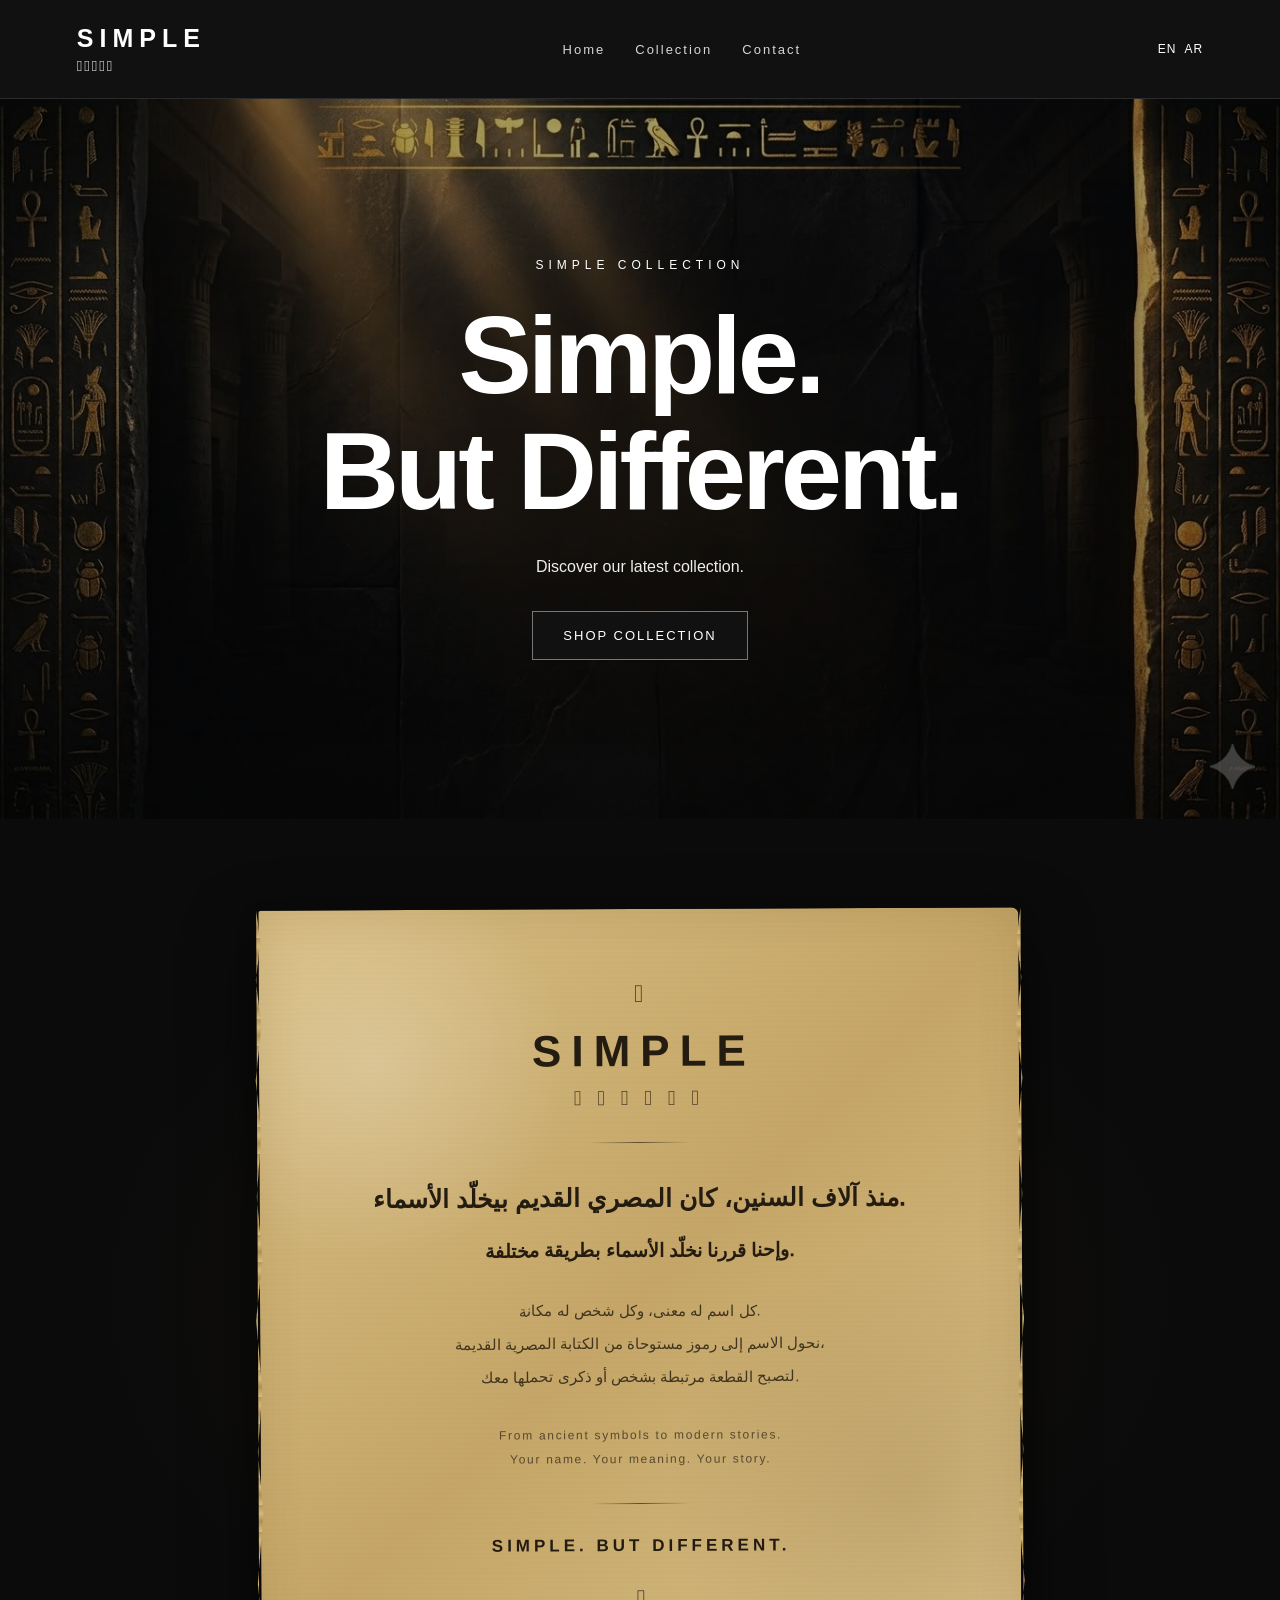
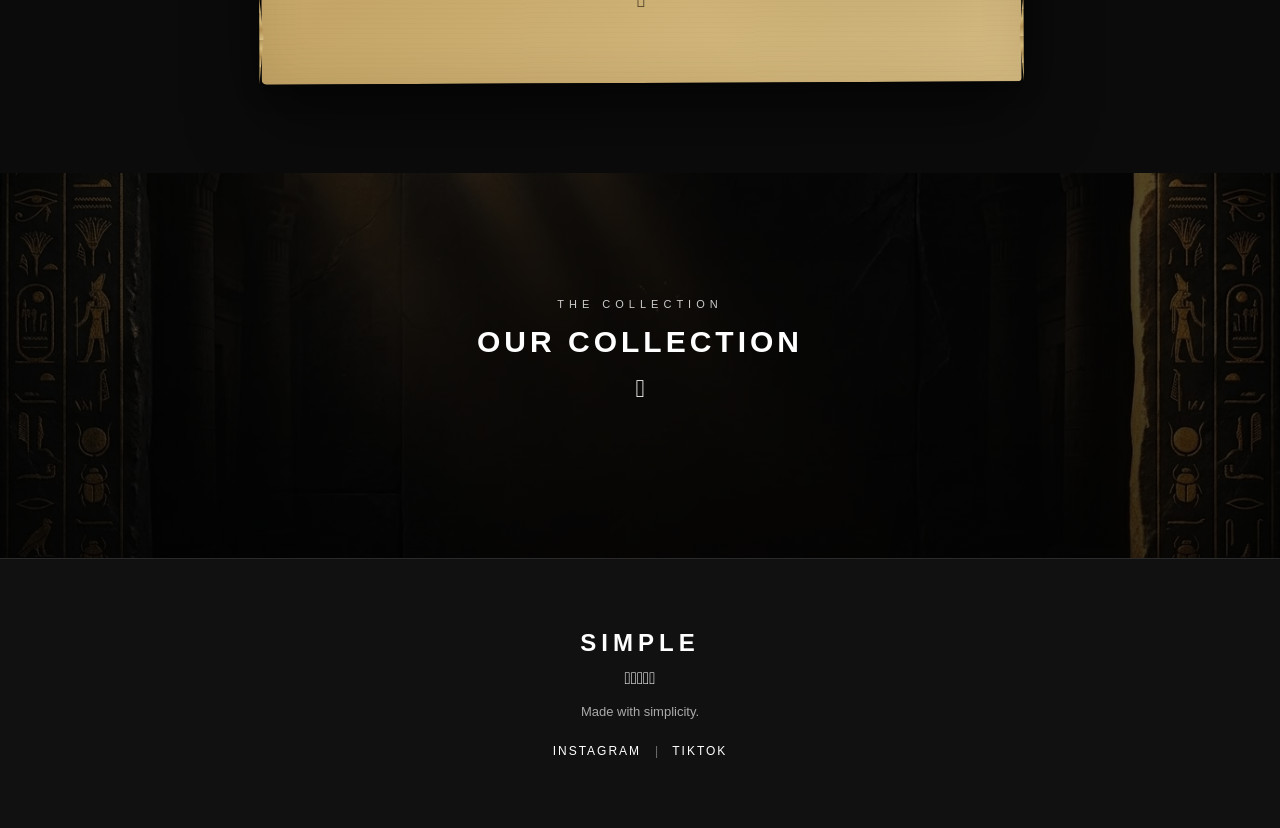
<file: index.html>
<!DOCTYPE html>
<html lang="en">
<head>
    <meta charset="UTF-8">
    <meta
        name="viewport"
        content="width=device-width, initial-scale=1.0"
    >
    <title>SIMPLE</title>
    <link
        rel="stylesheet"
        href="style.css"
    >
</head>
<body>
    <!-- =========================
         HEADER
         ========================= -->
    <header>
        <a href="index.html" class="logo">
            <div class="logo-main">
                SIMPLE
            </div>
            <div class="logo-hieroglyph">
                𓋹𓅓𓊃𓏏𓃭
            </div>
        </a>
        <nav>
            <a href="#home">
                Home
            </a>
            <a href="#collection">
                Collection
            </a>
            <a href="#contact">
                Contact
            </a>
        </nav>
        <div class="language">
            <button type="button">
                EN
            </button>
            <button type="button">
                AR
            </button>
        </div>
    </header>
    <main>
        <!-- =========================
             HERO
             ========================= -->
        <section
            id="home"
            class="hero"
        >
            <div class="hero-content">
                <p class="small-title">
                    SIMPLE COLLECTION
                </p>
                <h1>
                    Simple.<br>
                    But Different.
                </h1>
                <p class="hero-description">
                    Discover our latest collection.
                </p>
                <a
                    href="#collection"
                    class="shop-button"
                >
                    SHOP COLLECTION
                </a>
            </div>
        </section>
        <!-- =========================
             SIMPLE BRAND STORY
             ========================= -->
        <section class="brand-story">
            <div class="papyrus">
                <div class="papyrus-decoration top">
                    𓂀
                </div>
                <div class="papyrus-title">
                    SIMPLE
                </div>
                <div class="papyrus-subtitle">
                    𓋹 𓏏 𓊃 𓅓 𓊪 𓃭
                </div>
                <div class="papyrus-divider"></div>
                <h2>
                    منذ آلاف السنين، كان المصري القديم بيخلّد الأسماء.
                </h2>
                <p class="story-highlight">
                    وإحنا قررنا نخلّد الأسماء بطريقة مختلفة.
                </p>
                <p class="story-text">
                    كل اسم له معنى، وكل شخص له مكانة.
                    <br>
                    نحول الاسم إلى رموز مستوحاة من الكتابة المصرية القديمة،
                    <br>
                    لتصبح القطعة مرتبطة بشخص أو ذكرى تحملها معك.
                </p>
                <p class="story-english">
                    From ancient symbols to modern stories.
                    <br>
                    Your name. Your meaning. Your story.
                </p>
                <div class="papyrus-divider"></div>
                <div class="story-ending">
                    SIMPLE. BUT DIFFERENT.
                </div>
                <div class="papyrus-decoration bottom">
                    𓂀
                </div>
            </div>
        </section>
        <!-- =========================
             COLLECTION
             ========================= -->
        <section
            id="collection"
            class="collection"
        >
            <div class="collection-heading">
                <p class="collection-small-title">
                    THE COLLECTION
                </p>
                <h2>
                    OUR COLLECTION
                </h2>
                <span class="collection-symbol">
                    𓂀
                </span>
            </div>
            <div id="products-container"></div>
        </section>
    </main>
    <!-- =========================
         FOOTER
         ========================= -->
    <footer id="contact">
        <h2>
            SIMPLE
        </h2>
        <div class="footer-hieroglyph">
            𓋹𓅓𓊃𓏏𓃭
        </div>
        <p>
            Made with simplicity.
        </p>
        <div class="social-links">
            <a
                href="https://www.instagram.com/simple.womenwear?stkn=MXhxdjJkZm5qb3VheQ=="
                target="_blank"
                rel="noopener noreferrer"
            >
                INSTAGRAM
            </a>
            <span>
                |
            </span>
            <a
                href="https://www.tiktok.com/@simplznvyn4?_r=1&_t=ZS-99eRxEIGQVB"
                target="_blank"
                rel="noopener noreferrer"
            >
                TIKTOK
            </a>
        </div>
    </footer>
    <!-- =========================
         PRODUCTS JS
         ========================= -->
    <script src="products.js"></script>
    <script>
        async function displayProducts() {
            const container =
                document.getElementById(
                    "products-container"
                );
            const loadedProducts =
                await loadProducts();
            container.innerHTML = "";
            loadedProducts.forEach(
                product => {
                    const card =
                        document.createElement(
                            "div"
                        );
                    card.className =
                        "product-card";
                    const productImage =
                        product.image ||
                        (
                            Array.isArray(
                                product.images
                            )
                                ? product.images[0]
                                : ""
                        );
                    const status =
                        String(
                            product.status ||
                            "Available"
                        )
                        .trim()
                        .toUpperCase();
                    let statusBadge = "";
                    if (
                        status === "NEW"
                    ) {
                        statusBadge = `
                            <div
                                class="product-status-badge new-badge"
                            >
                                NEW
                            </div>
                        `;
                    }
                    else if (
                        status === "SOLD OUT"
                    ) {
                        statusBadge = `
                            <div
                                class="product-status-badge soldout-badge"
                            >
                                SOLD OUT
                            </div>
                        `;
                    }
                    let orderButton = "";
                    if (
                        status === "SOLD OUT"
                    ) {
                        orderButton = `
                            <span
                                class="product-order-button sold-out-button"
                            >
                                SOLD OUT
                            </span>
                        `;
                    }
                    else {
                        orderButton = `
                            <a
                                href="product.html?id=${product.id}"
                                class="product-order-button"
                            >
                                ORDER NOW
                            </a>
                        `;
                    }
                    card.innerHTML = `
                        <div
                            class="product-image-wrapper"
                        >
                            <img
                                src="${productImage}"
                                alt="${product.name}"
                                class="product-image"
                            >
                            ${statusBadge}
                        </div>
                        <div
                            class="product-card-content"
                        >
                            <div
                                class="product-symbol"
                            >
                                𓂀
                            </div>
                            <h3>
                                ${product.name}
                            </h3>
                            <p
                                class="product-price"
                            >
                                ${product.price} EGP
                            </p>
                            ${orderButton}
                        </div>
                    `;
                    container.appendChild(
                        card
                    );
                }
            );
        }
        displayProducts();
    </script>
</body>
</html>
</file>
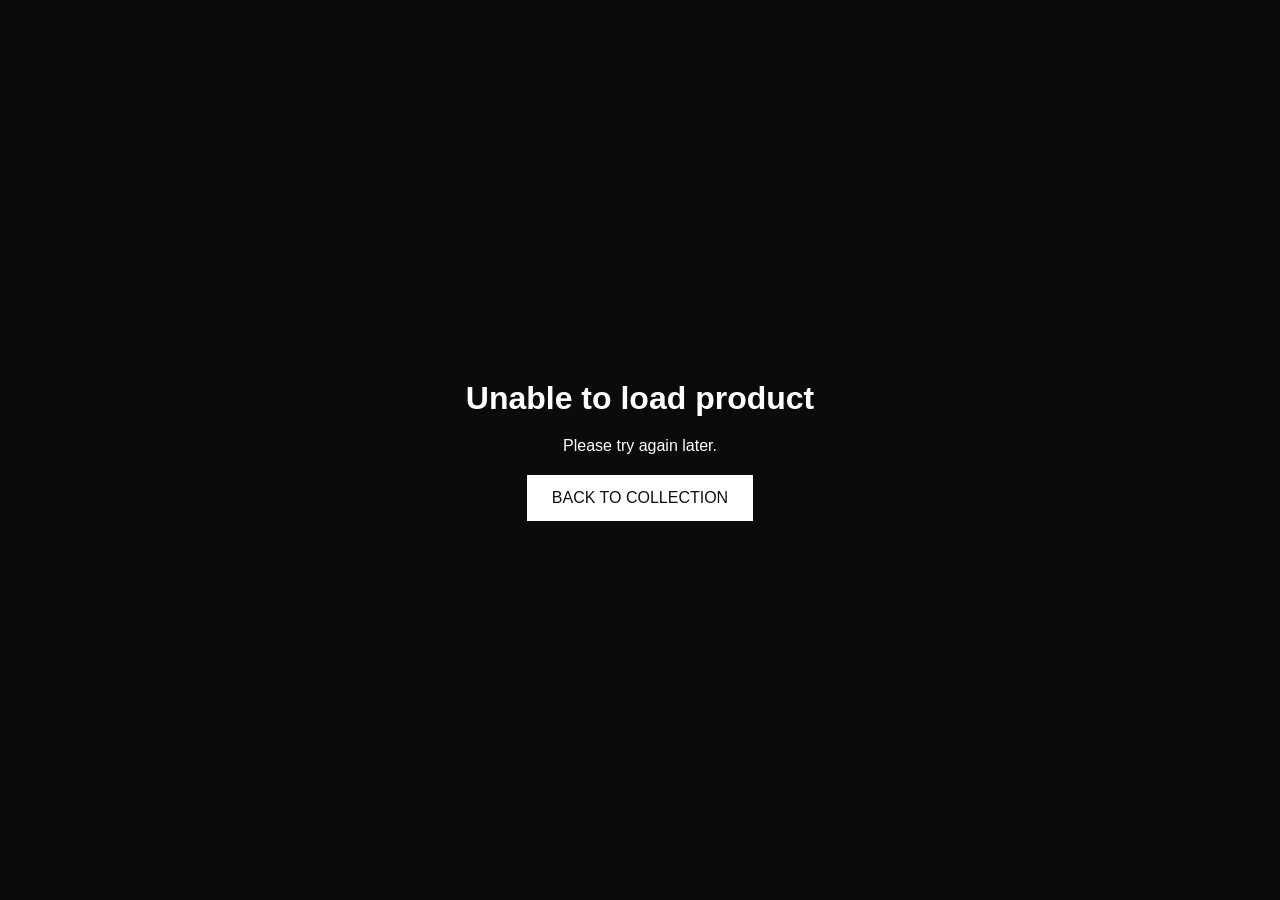
<file: product.html>
<!DOCTYPE html>
<html lang="en">

<head>

    <meta charset="UTF-8">

    <meta
        name="viewport"
        content="width=device-width, initial-scale=1.0"
    >

    <title>SIMPLE - Product</title>

    <link
        rel="stylesheet"
        href="style.css"
    >

    <style>

        /* ==================================================
           PRODUCT GALLERY
           ================================================== */

        .product-page .product-images {
            width: 360px !important;
            max-width: 360px !important;
            height: auto !important;
            margin: 0 auto !important;
            padding: 0 !important;
            background: transparent !important;

            display: flex !important;
            flex-direction: column !important;
            align-items: center !important;
        }


        /* MAIN IMAGE BOX */

        .product-page .main-image-wrapper {
            position: relative !important;

            width: 360px !important;
            max-width: 360px !important;

            height: 400px !important;
            min-height: 400px !important;

            padding: 20px 45px !important;
            margin: 0 !important;

            display: flex !important;
            align-items: center !important;
            justify-content: center !important;

            overflow: hidden !important;

            background: transparent !important;
        }


        /* MAIN PRODUCT IMAGE */

        .product-page #main-product-image {
            display: block !important;

            width: auto !important;
            height: auto !important;

            max-width: 280px !important;
            max-height: 350px !important;

            min-width: 0 !important;
            min-height: 0 !important;

            object-fit: contain !important;

            margin: 0 auto !important;

            background: transparent !important;
        }


        /* ==================================================
           ARROWS
           ================================================== */

        .product-page .gallery-arrow {

            position: absolute !important;

            top: 50% !important;

            transform: translateY(-50%) !important;

            z-index: 20 !important;

            width: 38px !important;
            height: 38px !important;

            min-width: 38px !important;

            padding: 0 !important;
            margin: 0 !important;

            border: 1px solid rgba(
                255,
                255,
                255,
                0.35
            ) !important;

            background: rgba(
                0,
                0,
                0,
                0.75
            ) !important;

            color: white !important;

            font-size: 26px !important;

            line-height: 34px !important;

            cursor: pointer !important;
        }


        .product-page .gallery-prev {
            left: 5px !important;
        }


        .product-page .gallery-next {
            right: 5px !important;
        }


        /* ==================================================
           THUMBNAILS
           ================================================== */

        .product-page .product-thumbnails {

            width: 100% !important;

            height: auto !important;

            min-height: 75px !important;

            margin: 5px 0 20px 0 !important;

            padding: 5px 0 !important;

            display: flex !important;

            flex-direction: row !important;

            flex-wrap: nowrap !important;

            align-items: center !important;

            justify-content: center !important;

            gap: 10px !important;

            overflow-x: auto !important;

            background: transparent !important;
        }


        .product-page .product-thumbnail {

            width: 65px !important;
            height: 65px !important;

            min-width: 65px !important;
            min-height: 65px !important;

            max-width: 65px !important;
            max-height: 65px !important;

            flex: 0 0 65px !important;

            object-fit: cover !important;

            border: 1px solid #444 !important;

            opacity: 0.5 !important;

            cursor: pointer !important;
        }


        .product-page .product-thumbnail.active {

            opacity: 1 !important;

            border: 1px solid white !important;
        }


        /* ==================================================
           COLOR & SIZE
           ================================================== */

        .product-page #colors,
        .product-page #sizes {

            display: flex !important;

            flex-direction: row !important;

            flex-wrap: wrap !important;

            align-items: center !important;

            gap: 8px !important;

            margin-top: 10px !important;
        }


        .product-page .option-button {

            width: auto !important;

            min-width: 55px !important;

            height: auto !important;

            padding: 9px 15px !important;

            margin: 0 !important;

            background: transparent !important;

            color: white !important;

            border: 1px solid #555 !important;

            cursor: pointer !important;
        }


        .product-page .option-button.active {

            background: white !important;

            color: #111 !important;

            border-color: white !important;
        }


        /* ==================================================
           MOBILE
           ================================================== */

        @media (max-width: 768px) {


            .product-page .product-images {

                width: 100% !important;

                max-width: 360px !important;

                margin: 0 auto !important;
            }


            .product-page .main-image-wrapper {

                width: 360px !important;

                max-width: 100% !important;

                height: 390px !important;

                min-height: 390px !important;

                padding: 15px 40px !important;
            }


            .product-page #main-product-image {

                max-width: 270px !important;

                max-height: 340px !important;
            }


            .product-page .gallery-arrow {

                width: 35px !important;

                height: 35px !important;

                min-width: 35px !important;

                font-size: 24px !important;

                line-height: 30px !important;
            }


            .product-page .gallery-prev {

                left: 3px !important;
            }


            .product-page .gallery-next {

                right: 3px !important;
            }


            .product-page .product-thumbnails {

                justify-content: flex-start !important;

                padding-left: 10px !important;

                padding-right: 10px !important;

                margin-top: 5px !important;
            }


            .product-page .product-thumbnail {

                width: 60px !important;

                height: 60px !important;

                min-width: 60px !important;

                min-height: 60px !important;

                max-width: 60px !important;

                max-height: 60px !important;

                flex-basis: 60px !important;
            }

        }

    </style>

</head>


<body>


    <!-- ==================================================
         HEADER
         ================================================== -->

    <header>

        <a
            href="index.html"
            class="logo"
        >

            <div class="logo-main">
                SIMPLE
            </div>

            <div class="logo-hieroglyph">
                𓋹𓅓𓊃𓏏𓃭
            </div>

        </a>


        <nav>

            <a href="index.html">
                Home
            </a>

            <a href="index.html#collection">
                Collection
            </a>

            <a href="index.html#contact">
                Contact
            </a>

        </nav>


        <div class="language">

            <button type="button">
                EN
            </button>

            <button type="button">
                AR
            </button>

        </div>

    </header>



    <!-- ==================================================
         PRODUCT
         ================================================== -->

    <main>

        <section class="product-page">


            <!-- ==================================================
                 GALLERY
                 ================================================== -->

            <div class="product-images">


                <!-- MAIN IMAGE -->

                <div class="main-image-wrapper">


                    <button
                        type="button"
                        class="gallery-arrow gallery-prev"
                        id="gallery-prev"
                    >
                        ‹
                    </button>


                    <img
                        id="main-product-image"
                        src=""
                        alt="Product"
                    >


                    <button
                        type="button"
                        class="gallery-arrow gallery-next"
                        id="gallery-next"
                    >
                        ›
                    </button>


                </div>


                <!-- THUMBNAILS -->

                <div
                    id="product-thumbnails"
                    class="product-thumbnails"
                ></div>


            </div>



            <!-- ==================================================
                 PRODUCT INFORMATION
                 ================================================== -->

            <div class="product-info">


                <h1 id="product-name"></h1>


                <p id="product-price"></p>



                <!-- COLOR -->

                <div class="product-option">

                    <h3>
                        COLOR
                    </h3>

                    <div id="colors"></div>

                </div>



                <!-- SIZE -->

                <div class="product-option">

                    <h3>
                        SIZE
                    </h3>

                    <div id="sizes"></div>

                </div>



                <!-- QUANTITY -->

                <div class="product-option">

                    <h3>
                        QUANTITY
                    </h3>

                    <input
                        type="number"
                        id="quantity"
                        min="1"
                        value="1"
                    >

                </div>



                <!-- ==================================================
                     CUSTOMER DETAILS
                     ================================================== -->

                <div class="order-details">

                    <h2>
                        YOUR DETAILS
                    </h2>


                    <form
                        id="productOrderForm"
                    >


                        <input
                            type="text"
                            id="name"
                            placeholder="Full Name"
                            required
                        >


                        <input
                            type="tel"
                            id="phone"
                            placeholder="Phone Number"
                            required
                        >


                        <input
                            type="text"
                            id="governorate"
                            placeholder="Governorate"
                            required
                        >


                        <textarea
                            id="address"
                            placeholder="Full Address"
                            required
                        ></textarea>


                        <button
                            type="submit"
                        >
                            SUBMIT ORDER
                        </button>


                    </form>


                    <p id="order-message"></p>


                </div>


            </div>


        </section>

    </main>



    <!-- ==================================================
         FOOTER
         ================================================== -->

    <footer id="contact">

        <h2>
            SIMPLE
        </h2>


        <div class="footer-hieroglyph">
            𓋹𓅓𓊃𓏏𓃭
        </div>


        <p>
            Made with simplicity.
        </p>

    </footer>



    <!-- ==================================================
         JAVASCRIPT
         ================================================== -->

    <script src="products.js"></script>

    <script src="product.js"></script>


</body>

</html>
</file>
<file: style.css>
* {
    margin: 0;
    padding: 0;
    box-sizing: border-box;
}
html {
    scroll-behavior: smooth;
}
body {
    font-family: Arial, sans-serif;
    background: #0b0b0b;
    color: #ffffff;
}
/* =========================
   HEADER
========================= */
header {
    width: 100%;
    padding: 24px 6%;
    display: flex;
    justify-content: space-between;
    align-items: center;
    background: #111111;
    border-bottom: 1px solid #2b2b2b;
    position: relative;
    z-index: 10;
}
.logo {
    text-decoration: none;
    display: flex;
    flex-direction: column;
    align-items: flex-start;
}
.logo-main {
    font-size: 25px;
    font-weight: bold;
    letter-spacing: 6px;
    color: #ffffff;
}
.logo-hieroglyph {
    font-size: 15px;
    margin-top: 4px;
    letter-spacing: 2px;
    color: #ffffff;
}
nav {
    display: flex;
    gap: 30px;
}
nav a {
    text-decoration: none;
    color: #d6d6d6;
    font-size: 13px;
    letter-spacing: 2px;
    transition: 0.3s;
}
nav a:hover {
    color: #ffffff;
}
.language {
    display: flex;
    gap: 8px;
}
.language button {
    background: none;
    border: none;
    color: #ffffff;
    cursor: pointer;
    font-size: 12px;
    letter-spacing: 1px;
}
/* =========================
   HERO
========================= */
.hero {
    min-height: 80vh;
    display: flex;
    justify-content: center;
    align-items: center;
    text-align: center;
    padding: 70px 20px;
    background-image:
        linear-gradient(
            rgba(0, 0, 0, 0.35),
            rgba(0, 0, 0, 0.55)
        ),
        url("hero-bg.jpg.jpeg");
    background-size: cover;
    background-position: center;
    background-repeat: no-repeat;
    color: #ffffff;
}
.hero-content {
    max-width: 900px;
}
.small-title {
    font-size: 12px;
    letter-spacing: 5px;
    margin-bottom: 25px;
}
.hero h1 {
    font-size: clamp(55px, 9vw, 110px);
    line-height: 1.05;
    letter-spacing: -4px;
    margin-bottom: 30px;
}
.hero-description {
    font-size: 16px;
    margin-bottom: 35px;
    color: #eeeeee;
}
.shop-button {
    display: inline-block;
    text-decoration: none;
    color: #ffffff;
    background: #111111;
    border: 1px solid #777777;
    padding: 16px 30px;
    font-size: 13px;
    letter-spacing: 2px;
    transition: 0.3s;
}
.shop-button:hover {
    background: #ffffff;
    color: #111111;
}
/* =========================
   COLLECTION
========================= */
.collection {
    position: relative;
    padding: 125px 6% 100px;
    background-image:
        linear-gradient(
            rgba(0, 0, 0, 0.68),
            rgba(0, 0, 0, 0.78)
        ),
        url("hero-bg.jpg.jpeg");
    background-size: cover;
    background-position: center;
    background-repeat: no-repeat;
    color: #ffffff;
}
.collection-heading {
    text-align: center;
    margin-bottom: 55px;
}
.collection-small-title {
    font-size: 11px;
    letter-spacing: 5px;
    margin-bottom: 15px;
    color: #cccccc;
}
.collection h2 {
    color: #ffffff;
    font-size: 30px;
    letter-spacing: 4px;
}
.collection-symbol {
    display: block;
    margin-top: 15px;
    font-size: 25px;
}
/* =========================
   PRODUCTS GRID
========================= */
#products-container {
    display: grid;
    grid-template-columns:
        repeat(auto-fit, minmax(280px, 300px));
    justify-content: center;
    gap: 45px;
}
/* =========================
   PRODUCT CARD
========================= */
.product-card {
    width: 100%;
    text-align: center;
    background: rgba(10, 10, 10, 0.82);
    border: 1px solid rgba(255, 255, 255, 0.15);
    overflow: hidden;
    transition:
        transform 0.3s ease,
        border-color 0.3s ease;
}
.product-card:hover {
    transform: translateY(-6px);
    border-color: rgba(255, 255, 255, 0.4);
}
/* PRODUCT IMAGE */
.product-image-wrapper {
    width: 100%;
    height: 390px;
    overflow: hidden;
}
.product-image {
    width: 100%;
    height: 100%;
    object-fit: cover;
    display: block;
    transition: transform 0.5s ease;
}
.product-card:hover .product-image {
    transform: scale(1.03);
}
/* PRODUCT INFO */
.product-card-content {
    padding: 24px 20px 28px;
}
.product-symbol {
    font-size: 18px;
    margin-bottom: 8px;
}
.product-card h3 {
    font-size: 18px;
    letter-spacing: 2px;
    color: #ffffff;
}
.product-price {
    margin: 12px 0 20px;
    color: #d6d6d6;
    font-size: 14px;
    letter-spacing: 1px;
}
/* ORDER BUTTON */
.product-order-button {
    display: inline-block;
    text-decoration: none;
    padding: 13px 28px;
    background: #171717;
    border: 1px solid #777777;
    color: #ffffff;
    font-size: 12px;
    letter-spacing: 2px;
    transition: 0.3s;
}
.product-order-button:hover {
    background: #ffffff;
    color: #111111;
}
/* =========================
   PRODUCT PAGE
========================= */
.product-page {
    min-height: 80vh;
    display: grid;
    grid-template-columns:
        minmax(300px, 1fr)
        minmax(300px, 1fr);
    gap: 70px;
    padding: 80px 7%;
    background-image:
        linear-gradient(
            rgba(0, 0, 0, 0.65),
            rgba(0, 0, 0, 0.78)
        ),
        url("hero-bg.jpg.jpeg");
    background-size: cover;
    background-position: center;
}
/* PRODUCT IMAGE */
.product-images {
    display: flex;
    justify-content: center;
    align-items: flex-start;
}
#main-product-image {
    width: 100%;
    max-width: 520px;
    height: 650px;
    object-fit: cover;
    display: block;
    border: 1px solid rgba(255, 255, 255, 0.15);
}
/* PRODUCT INFO */
.product-info {
    padding: 20px 0;
}
.product-info h1 {
    font-size: clamp(35px, 5vw, 65px);
    letter-spacing: 3px;
    margin-bottom: 15px;
}
#product-price {
    font-size: 18px;
    color: #d6d6d6;
    margin-bottom: 40px;
}
/* OPTIONS */
.product-option {
    margin-bottom: 30px;
}
.product-option h3 {
    font-size: 12px;
    letter-spacing: 2px;
    margin-bottom: 12px;
    color: #cccccc;
}
#colors,
#sizes {
    display: flex;
    flex-wrap: wrap;
    gap: 10px;
}
.option-button {
    padding: 11px 20px;
    background: #111111;
    border: 1px solid #666666;
    color: #ffffff;
    cursor: pointer;
    font-size: 12px;
    letter-spacing: 1px;
    transition: 0.3s;
}
.option-button:hover,
.option-button.active {
    background: #ffffff;
    color: #111111;
}
/* QUANTITY */
#quantity {
    width: 100px;
    padding: 12px;
    background: #111111;
    border: 1px solid #666666;
    color: #ffffff;
    font-size: 14px;
}
/* ORDER DETAILS */
.order-details {
    margin-top: 45px;
    padding-top: 35px;
    border-top: 1px solid rgba(255, 255, 255, 0.15);
}
.order-details h2 {
    font-size: 18px;
    letter-spacing: 3px;
    margin-bottom: 25px;
}
/* FORM */
#productOrderForm {
    display: flex;
    flex-direction: column;
    gap: 14px;
}
#productOrderForm input,
#productOrderForm textarea {
    width: 100%;
    padding: 15px;
    background: rgba(15, 15, 15, 0.9);
    border: 1px solid #555555;
    color: #ffffff;
    outline: none;
    font-family: Arial, sans-serif;
}
#productOrderForm textarea {
    min-height: 120px;
    resize: vertical;
}
#productOrderForm input::placeholder,
#productOrderForm textarea::placeholder {
    color: #999999;
}
#productOrderForm button {
    padding: 16px;
    margin-top: 5px;
    background: #ffffff;
    border: none;
    color: #111111;
    cursor: pointer;
    font-size: 12px;
    letter-spacing: 2px;
    transition: 0.3s;
}
#productOrderForm button:hover {
    background: #cccccc;
}
#order-message {
    margin-top: 18px;
    font-size: 14px;
}
/* =========================
   FOOTER
========================= */
footer {
    padding: 70px 6%;
    text-align: center;
    background: #111111;
    color: #ffffff;
    border-top: 1px solid #2b2b2b;
}
footer h2 {
    color: #ffffff;
    letter-spacing: 5px;
    margin-bottom: 12px;
}
.footer-hieroglyph {
    margin-bottom: 15px;
    font-size: 17px;
}
footer p {
    color: #aaaaaa;
    font-size: 13px;
}
/* =========================
   SOCIAL LINKS
========================= */
.social-links {
    margin-top: 25px;
    display: flex;
    justify-content: center;
    align-items: center;
    gap: 14px;
}
.social-links a {
    color: #ffffff;
    text-decoration: none;
    font-size: 12px;
    letter-spacing: 2px;
    transition: opacity 0.3s ease;
}
.social-links a:hover {
    opacity: 0.55;
}
.social-links span {
    color: rgba(255, 255, 255, 0.4);
    font-size: 12px;
}
/* =========================
   MOBILE
========================= */
@media (max-width: 800px) {
    header {
        padding: 20px;
    }
    nav {
        display: none;
    }
    .hero {
        min-height: 75vh;
        padding: 60px 20px;
    }
    .hero h1 {
        font-size: 58px;
        letter-spacing: -3px;
    }
    .collection {
        padding: 105px 12px 75px;
    }
    /* MOBILE PRODUCTS */
    #products-container {
        grid-template-columns:
            repeat(2, minmax(0, 1fr));
        width: 100%;
        max-width: 100%;
        gap: 12px;
        margin: auto;
    }
    .product-card {
        width: 100%;
    }
    .product-image-wrapper {
        height: 260px;
    }
    .product-card-content {
        padding: 18px 8px 20px;
    }
    .product-card h3 {
        font-size: 13px;
        letter-spacing: 1px;
    }
    .product-price {
        margin: 9px 0 15px;
        font-size: 12px;
    }
    .product-order-button {
        padding: 10px 12px;
        font-size: 10px;
        letter-spacing: 1px;
    }
    .product-page {
        grid-template-columns: 1fr;
        gap: 40px;
        padding: 55px 20px;
    }
    #main-product-image {
        height: 500px;
        max-width: 100%;
    }
    .product-info {
        padding: 0;
    }
    .product-info h1 {
        font-size: 42px;
    }
}
/* =========================
   SMALL PHONES
========================= */
@media (max-width: 450px) {
    .logo-main {
        font-size: 21px;
        letter-spacing: 4px;
    }
    .logo-hieroglyph {
        font-size: 13px;
    }
    .hero h1 {
        font-size: 48px;
    }
    .small-title {
        letter-spacing: 3px;
    }
    .collection {
        padding-top: 115px;
    }
    .collection h2 {
        font-size: 24px;
    }
    .collection-heading {
        margin-bottom: 35px;
    }
    .product-image-wrapper {
        height: 240px;
    }
    .product-card-content {
        padding: 16px 6px 18px;
    }
    .product-card h3 {
        font-size: 12px;
    }
    .product-order-button {
        padding: 9px 10px;
        font-size: 9px;
    }
}
/* =========================
   PRODUCT STATUS BADGES
========================= */
.product-image-wrapper {
    position: relative;
}
.product-status-badge {
    position: absolute;
    top: 12px;
    left: 12px;
    z-index: 5;
    padding: 7px 12px;
    font-size: 11px;
    font-weight: 700;
    letter-spacing: 1.5px;
    border: 1px solid rgba(255, 255, 255, 0.35);
    background: rgba(0, 0, 0, 0.75);
    backdrop-filter: blur(6px);
    color: white;
    border-radius: 2px;
}
.new-badge {
    border-color: rgba(255, 255, 255, 0.55);
}
.soldout-badge {
    background: rgba(120, 0, 0, 0.85);
    border-color: rgba(255, 255, 255, 0.45);
}
.sold-out-button {
    opacity: 0.55;
    cursor: not-allowed;
}
/* =========================
   SIMPLE BRAND STORY
========================= */
.brand-story {
    width: 100%;
    min-height: 650px;
    padding: 90px 20px;
    display: flex;
    justify-content: center;
    align-items: center;
    position: relative;
    background:
        radial-gradient(
            ellipse at center,
            rgba(139, 105, 48, 0.08),
            transparent 60%
        );
}
/* PAPYRUS */
.papyrus {
    position: relative;
    width: min(760px, 92%);
    padding: 70px 65px;
    text-align: center;
    color: #241c10;
    background:
        radial-gradient(
            circle at 15% 20%,
            rgba(255,255,255,0.22),
            transparent 22%
        ),
        radial-gradient(
            circle at 85% 75%,
            rgba(80,50,15,0.12),
            transparent 28%
        ),
        repeating-linear-gradient(
            0deg,
            rgba(100,70,25,0.025) 0px,
            rgba(100,70,25,0.025) 1px,
            transparent 1px,
            transparent 5px
        ),
        linear-gradient(
            135deg,
            #d7bd82,
            #c5a668,
            #d8bf86
        );
    box-shadow:
        0 30px 70px rgba(0,0,0,0.55),
        0 8px 20px rgba(0,0,0,0.25),
        inset 0 0 45px rgba(80,50,15,0.12);
    border-radius:
        3px 7px 4px 5px;
    transform: rotate(-0.25deg);
}
/* IRREGULAR PAPYRUS EDGES */
.papyrus::before {
    content: "";
    position: absolute;
    top: 0;
    bottom: 0;
    left: -7px;
    width: 12px;
    background:
        repeating-linear-gradient(
            180deg,
            #b3955b 0px,
            #d3b978 9px,
            #b18f52 17px,
            #d6bd82 27px
        );
    clip-path: polygon(
        40% 0%,
        75% 4%,
        35% 9%,
        80% 15%,
        30% 22%,
        75% 29%,
        35% 37%,
        80% 45%,
        25% 53%,
        75% 62%,
        35% 70%,
        80% 78%,
        30% 87%,
        75% 94%,
        40% 100%
    );
}
.papyrus::after {
    content: "";
    position: absolute;
    top: 0;
    bottom: 0;
    right: -7px;
    width: 12px;
    background:
        repeating-linear-gradient(
            180deg,
            #b3955b 0px,
            #d3b978 9px,
            #b18f52 17px,
            #d6bd82 27px
        );
    clip-path: polygon(
        60% 0%,
        25% 4%,
        65% 9%,
        20% 15%,
        70% 22%,
        25% 29%,
        65% 37%,
        20% 45%,
        75% 53%,
        25% 62%,
        65% 70%,
        20% 78%,
        70% 87%,
        25% 94%,
        60% 100%
    );
}
/* DECORATIONS */
.papyrus-decoration {
    font-size: 25px;
    opacity: 0.75;
}
.papyrus-decoration.top {
    margin-bottom: 18px;
}
.papyrus-decoration.bottom {
    margin-top: 28px;
}
/* TITLE */
.papyrus-title {
    font-size: 44px;
    font-weight: 700;
    letter-spacing: 10px;
    margin-left: 10px;
}
.papyrus-subtitle {
    margin-top: 10px;
    font-size: 21px;
    letter-spacing: 5px;
    opacity: 0.8;
}
/* DIVIDER */
.papyrus-divider {
    width: 100px;
    height: 1px;
    margin: 32px auto;
    background:
        linear-gradient(
            to right,
            transparent,
            rgba(36,28,16,0.65),
            transparent
        );
}
/* ARABIC STORY */
.papyrus h2 {
    max-width: 650px;
    margin: 0 auto;
    font-size: 25px;
    line-height: 1.9;
    font-weight: 600;
}
.story-highlight {
    max-width: 600px;
    margin: 10px auto 0;
    font-size: 19px;
    line-height: 1.9;
    font-weight: 600;
}
.story-text {
    max-width: 620px;
    margin: 25px auto 0;
    font-size: 15px;
    line-height: 2.2;
    opacity: 0.82;
}
/* ENGLISH */
.story-english {
    margin-top: 30px;
    font-size: 12px;
    line-height: 2;
    letter-spacing: 1.7px;
    opacity: 0.68;
}
/* ENDING */
.story-ending {
    font-size: 17px;
    font-weight: 700;
    letter-spacing: 4px;
}
/* BRAND STORY MOBILE */
@media (max-width: 600px) {
    .brand-story {
        min-height: auto;
        padding: 65px 12px 75px;
    }
    .papyrus {
        width: 94%;
        padding: 52px 25px;
    }
    .papyrus-title {
        font-size: 32px;
        letter-spacing: 7px;
        margin-left: 7px;
    }
    .papyrus-subtitle {
        font-size: 17px;
        letter-spacing: 3px;
    }
    .papyrus h2 {
        font-size: 20px;
        line-height: 1.9;
    }
    .story-highlight {
        font-size: 16px;
        line-height: 1.9;
    }
    .story-text {
        font-size: 13px;
        line-height: 2.1;
    }
    .story-english {
        font-size: 10px;
        line-height: 1.9;
        letter-spacing: 1px;
    }
    .story-ending {
        font-size: 13px;
        letter-spacing: 2.5px;
    }
    .papyrus-decoration {
        font-size: 21px;
    }
}
</file>
